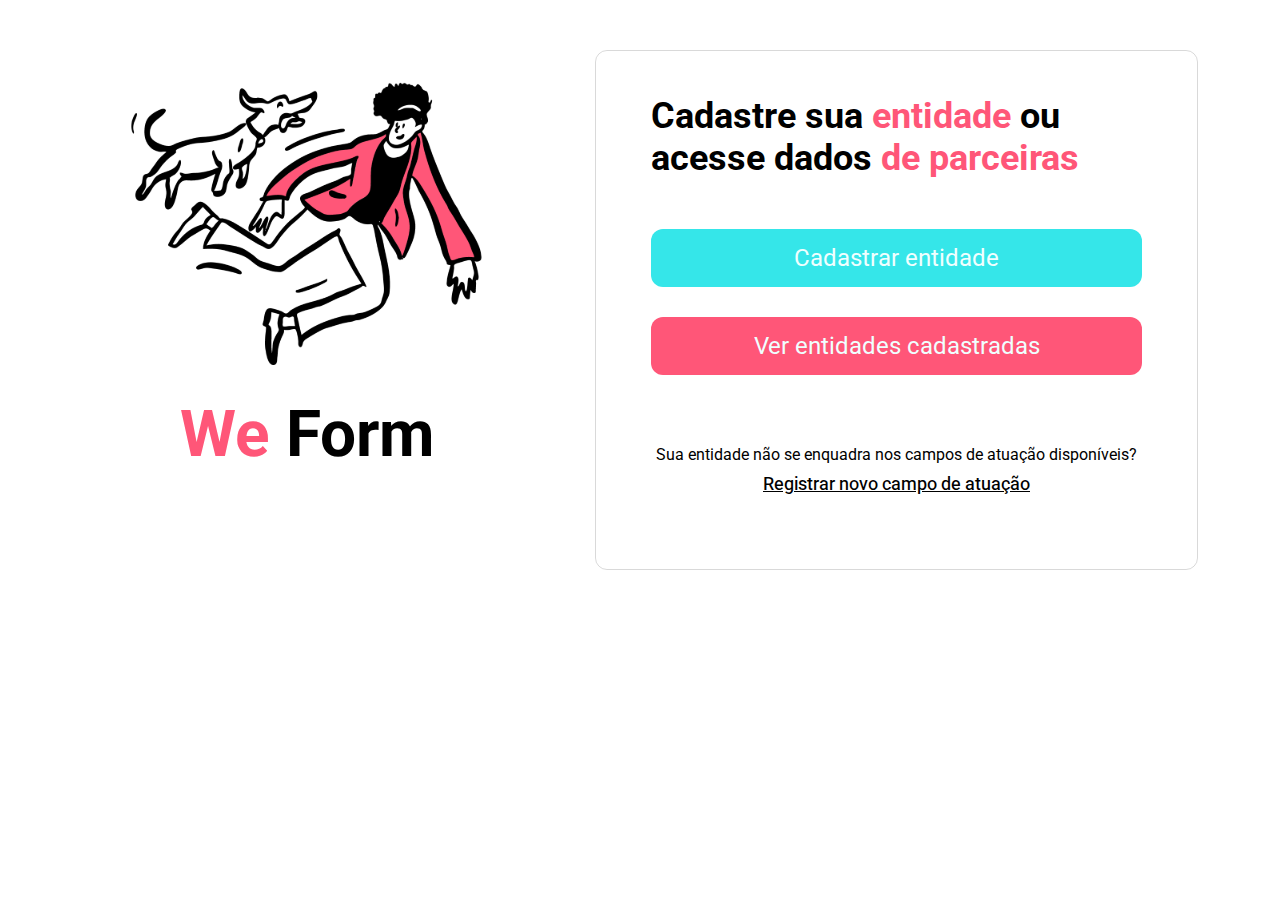
<file: index.html>
<!DOCTYPE html>
<html lang="pt-br">
<head>
    <meta charset="UTF-8">
    <meta name="viewport" content="width=device-width, initial-scale=1.0">
    <link rel="stylesheet" href="/Css/style.css">
    <title>We Form</title>
</head>
<body>
    <main>
        <section>
            <div class="bloco1">
                <img src="/img/image 2_weform.svg " alt="imagem mulher e cachorro">
                <h1><span>We</span> Form</h1>
            </div>
            <div class="texto">
                <h2>Cadastre sua <span>entidade</span> ou
                acesse dados <span>de parceiras</span></h2>
                <a id="button-cadastro" href="/page/index2.html">Cadastrar entidade</a>
                <a id="button-entidade" href="/page/index3.html">Ver entidades cadastradas</a>

                <div class="footer">
                <p>Sua entidade não se enquadra nos campos de atuação disponíveis?</p>
                <p><a id="registro" href="/page/index3.html">Registrar novo campo de atuação</a></p>
                </div>
                </div>
        </section>
    </main>
</body>
</html>
</file>
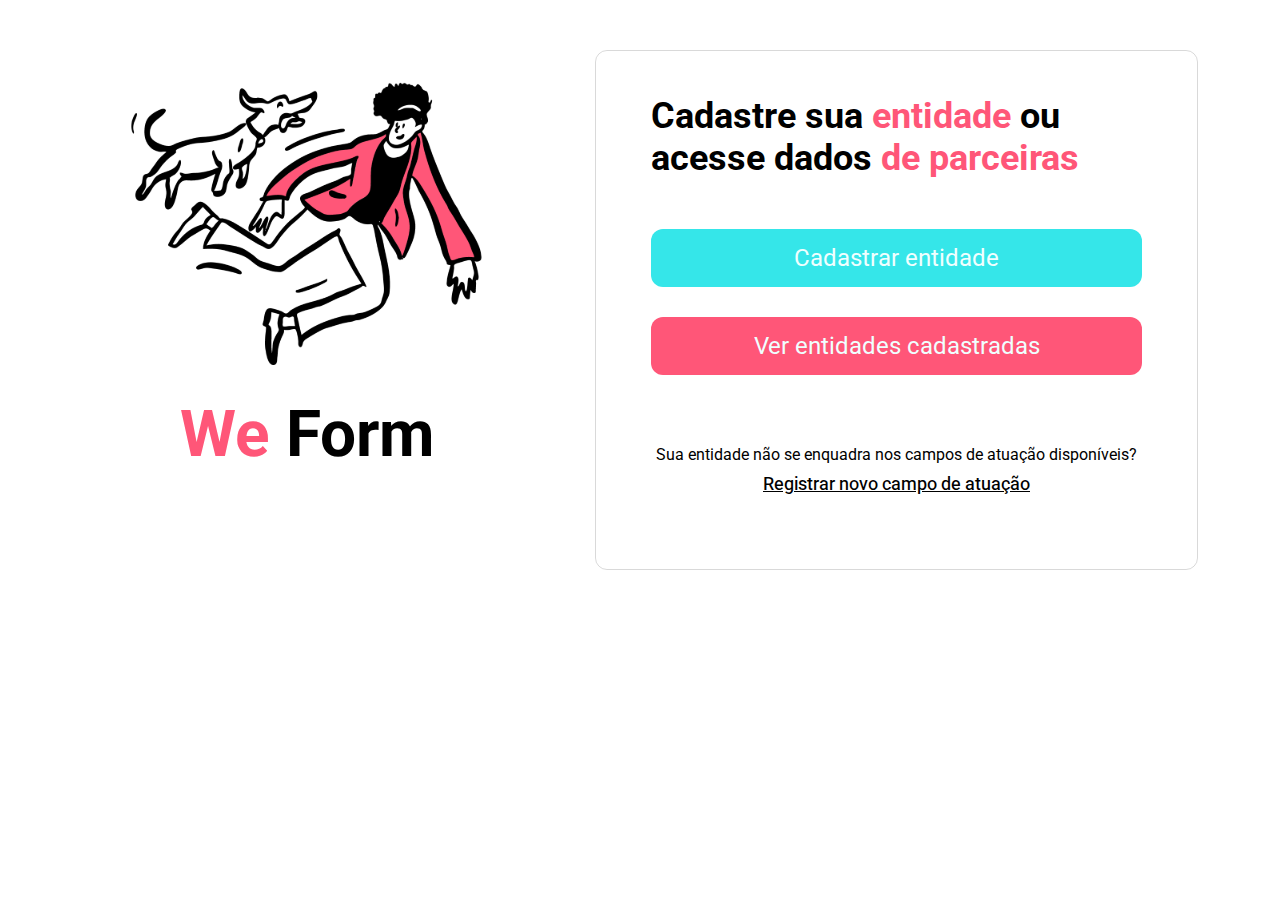
<file: page/index.html>
<!DOCTYPE html>
<html lang="pt-br">
<head>
    <meta charset="UTF-8">
    <meta name="viewport" content="width=device-width, initial-scale=1.0">
    <link rel="stylesheet" href="/Css/style.css">
    <title>We Form</title>
</head>
<body>
    <main>
        <section>
            <div class="bloco1">
                <img src="/img/image 2_weform.svg " alt="imagem mulher e cachorro">
                <h1><span>We</span> Form</h1>
            </div>
            <div class="texto">
                <h2>Cadastre sua <span>entidade</span> ou
                acesse dados <span>de parceiras</span></h2>
                <a id="button-cadastro" href="index2.html">Cadastrar entidade</a>
                <a id="button-entidade" href="index3.html">Ver entidades cadastradas</a>

                <div class="footer">
                <p>Sua entidade não se enquadra nos campos de atuação disponíveis?</p>
                <p><a id="registro" href="index3.html">Registrar novo campo de atuação</a></p>
                </div>
                </div>
        </section>
    </main>
</body>
</html>
</file>
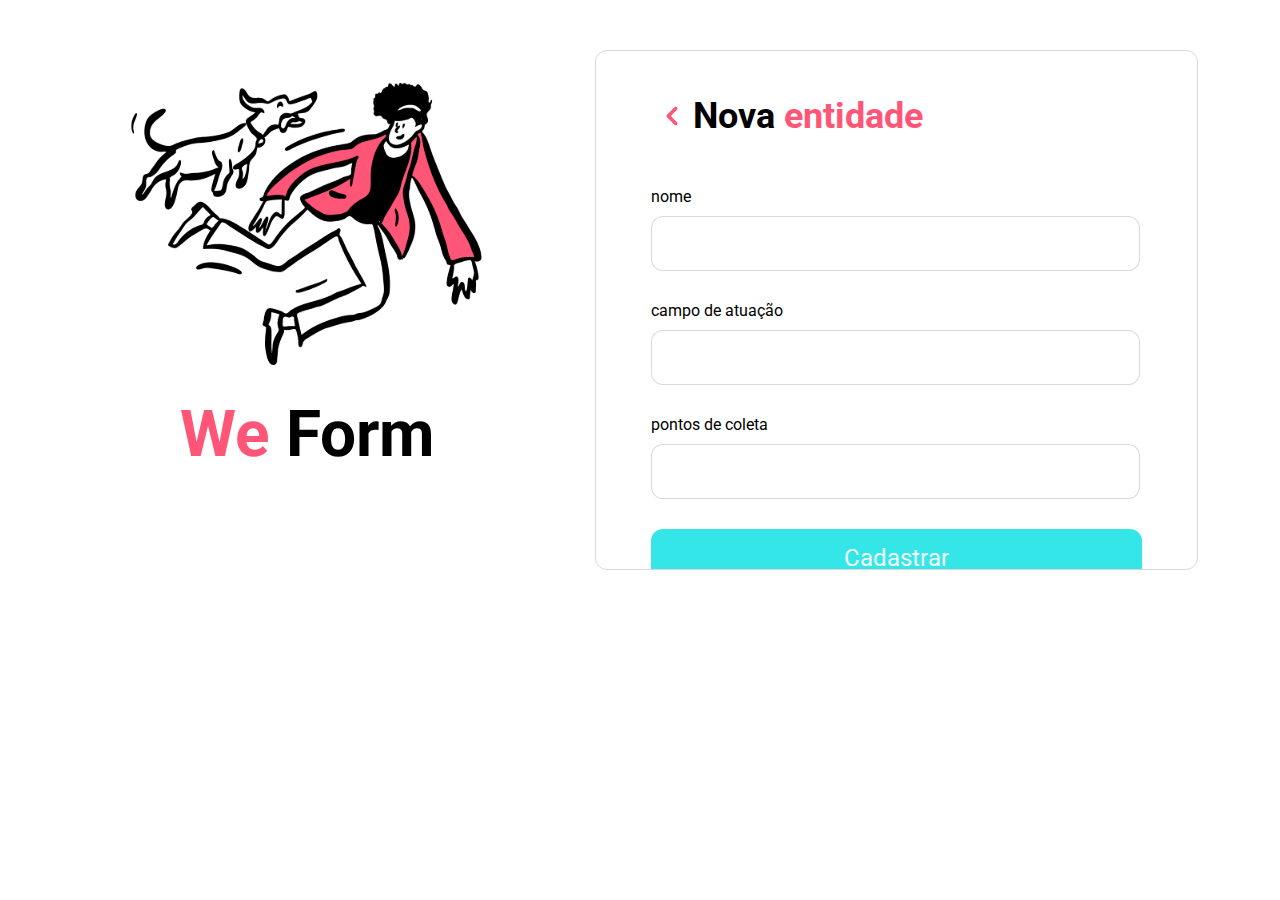
<file: page/index2.html>
<!DOCTYPE html>
<html lang="pt-br">
<head>
    <meta charset="UTF-8">
    <meta name="viewport" content="width=device-width, initial-scale=1.0">
    <link rel="stylesheet" href="/Css/style.css">
    <title>We Form</title>
</head>
<body>
    <main>
        <section>
            <div class="bloco1">
                <img src="/img/image 2_weform.svg " alt="imagem mulher e cachorro">
                <h1><span>We</span> Form</h1>
            </div>

            <div class="texto">
                <div class="titulo-seta">
              <a href="/index.html"><img id="icone-seta" src="/img/uil_angle-left.svg" alt="icone de seta rosa"></a>
               <h2>Nova <span>entidade</span></h2>
                </div>
               
                <label for="name">nome</label>
                <input type="nome" name="nome" id="nome">

                <label for="name">campo de atuação</label>
                <input type="nome" name="nome" id="nome">

                <label for="name">pontos de coleta</label>
                <input type="nome" name="nome" id="nome">

                <a id="button-cadastro" href="index2.html">Cadastrar</a>

                </div>
        </section>
    </main>
</body>
</html>
</file>
<file: Css/style.css>
@import url('https://fonts.googleapis.com/css2?family=Cormorant+Garamond:ital,wght@0,300..700;1,300..700&family=Kanit:ital,wght@0,100;0,200;0,300;0,400;0,500;0,600;0,700;0,800;0,900;1,100;1,200;1,300;1,400;1,500;1,600;1,700;1,800;1,900&family=Onest:wght@100..900&family=Open+Sans:ital,wght@0,300..800;1,300..800&family=Orbitron:wght@400..900&family=Questrial&family=Roboto:ital,wdth,wght@0,75..100,100..900;1,75..100,100..900&display=swap');

:root {
    --primay: #FF5678; 
    --secondary: #35E6E9; 
    font-family: 'Roboto', Arial, Helvetica, sans-serif;
}

* {
    margin: 0;
    padding: 0;
    box-sizing: border-box;
}

h1 {
    font-size: 64px;
}

a {
    text-decoration: none;
    display: block;
}

span {
    color: var(--primay);
}

section {
    margin: 50px;
    display: flex;
    justify-content: space-around;
}

.texto {
    width: 603px;
    height: 520px;
    border: rgba(0, 0, 0, 15%) 1px solid;
    padding: 44px 55px;
    border-radius: 12px;
    overflow: hidden;
}

h2 {
    margin-bottom: 50px;
    font-size: 36px;
}

#button-cadastro {
    font-size: 24px;
    display: flex;
    padding: 15px;
    background: var(--secondary);
    color: azure;
    border-radius: 12px;
    justify-content: center;
    align-items: center;
    margin-bottom: 30px;
}

#button-cadastro:hover {
    background: #1BD0D3;
}

#button-entidade {
    font-size: 24px;
    display: flex;
    padding: 15px;
    background: var(--primay);
    color: azure;
    border-radius: 12px;
    justify-content: center;
    align-items: center;
    margin-bottom: 30px;   
}

#button-entidade:hover {
    background: #f14366;
}

img {
    width: 409px;
    height: 307px;
    margin: 20px;
}

.bloco1 {
    display: flex;
    flex-direction: column;
    align-items: center;
}

.footer {
    display: flex;
    justify-content: center;
    align-items: center;
    flex-direction: column;
    margin-top: 70px;
}

p {
    margin-bottom: 9px;
}

#registro {
    font-size: 18px;
    font-weight: 450;
    text-decoration: underline;
    color: black;
}

#registro:hover {
    color: rgb(65, 65, 65);
}

/*pagina 2*/

#icone-seta {
    width: 42px;
    height: 42px;
    margin: 0;
}
.titulo-seta {
    display: flex;
    justify-content: flex-start;
    align-items: flex-start;
}

input {
    width: 489px;
    height: 55px;
    border-radius: 12px;
    border: rgba(0, 0, 0, 15%) 1px solid;
    margin: 10px 0 30px 0;
}
</file>
